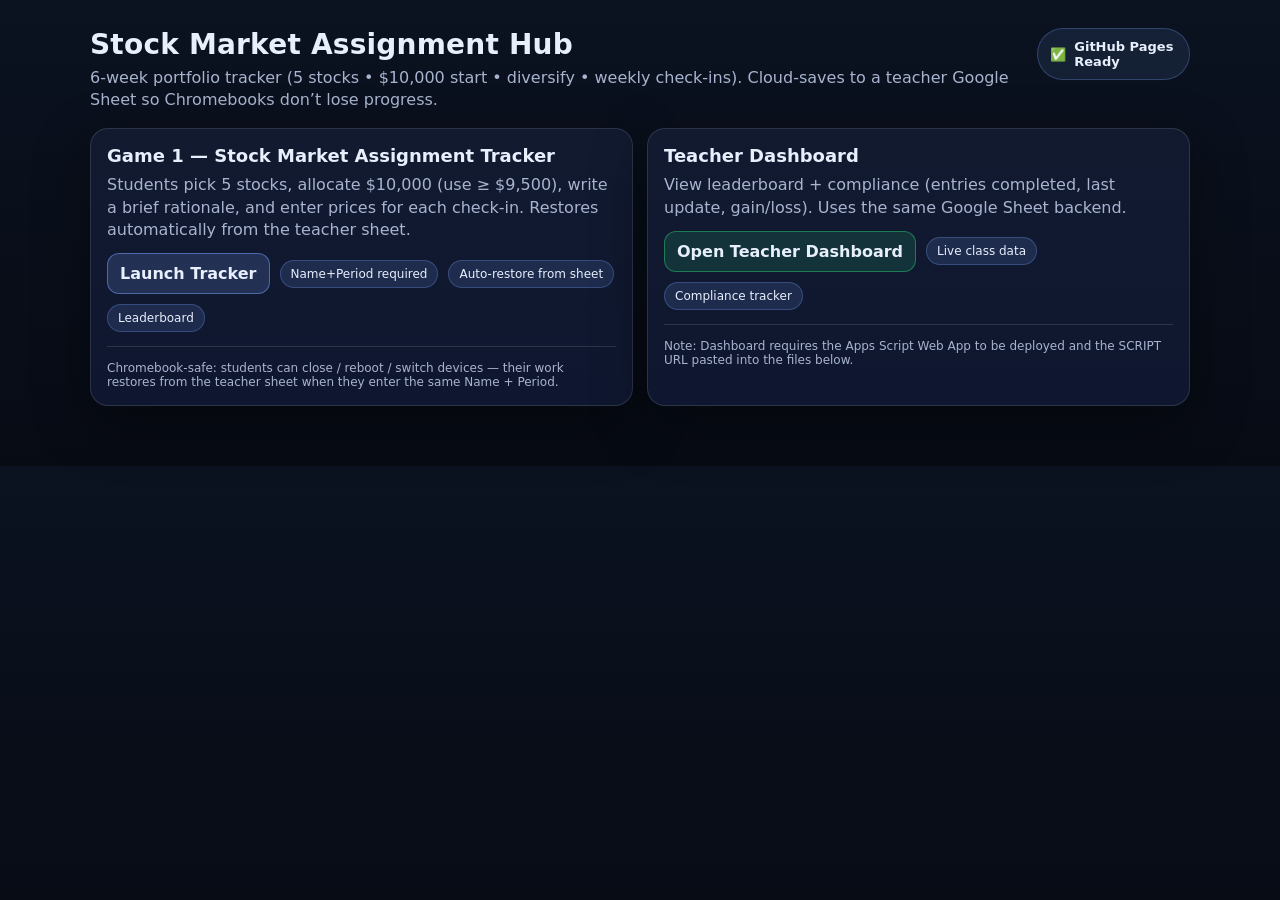
<file: index.html>
<!doctype html>
<html lang="en">
<head>
  <meta charset="utf-8"/>
  <meta name="viewport" content="width=device-width,initial-scale=1"/>
  <title>Stock Market Assignment Hub</title>
  <link rel="stylesheet" href="styles.css"/>
</head>
<body>
  <div class="wrap">
    <div class="header">
      <div class="title">
        <h1>Stock Market Assignment Hub</h1>
        <p>
          6-week portfolio tracker (5 stocks • $10,000 start • diversify • weekly check-ins).
          Cloud-saves to a teacher Google Sheet so Chromebooks don’t lose progress.
        </p>
      </div>
      <div class="badge">
        <span>✅</span>
        <span><strong>GitHub Pages Ready</strong></span>
      </div>
    </div>

    <div class="grid">
      <div class="card">
        <h2>Game 1 — Stock Market Assignment Tracker</h2>
        <p>
          Students pick 5 stocks, allocate $10,000 (use ≥ $9,500), write a brief rationale,
          and enter prices for each check-in. Restores automatically from the teacher sheet.
        </p>
        <div class="row">
          <a class="btn primary" href="games/stock-market-assignment.html">Launch Tracker</a>
          <span class="chip">Name+Period required</span>
          <span class="chip">Auto-restore from sheet</span>
          <span class="chip">Leaderboard</span>
        </div>
        <div class="hr"></div>
        <div class="small">
          Chromebook-safe: students can close / reboot / switch devices — their work restores from the teacher sheet
          when they enter the same Name + Period.
        </div>
      </div>

      <div class="card">
        <h2>Teacher Dashboard</h2>
        <p>
          View leaderboard + compliance (entries completed, last update, gain/loss). Uses the same Google Sheet backend.
        </p>
        <div class="row">
          <a class="btn good" href="teacher-dashboard.html">Open Teacher Dashboard</a>
          <span class="chip">Live class data</span>
          <span class="chip">Compliance tracker</span>
        </div>
        <div class="hr"></div>
        <div class="small">
          Note: Dashboard requires the Apps Script Web App to be deployed and the SCRIPT URL pasted into the files below.
        </div>
      </div>
    </div>
  </div>
</body>
</html>
</file>
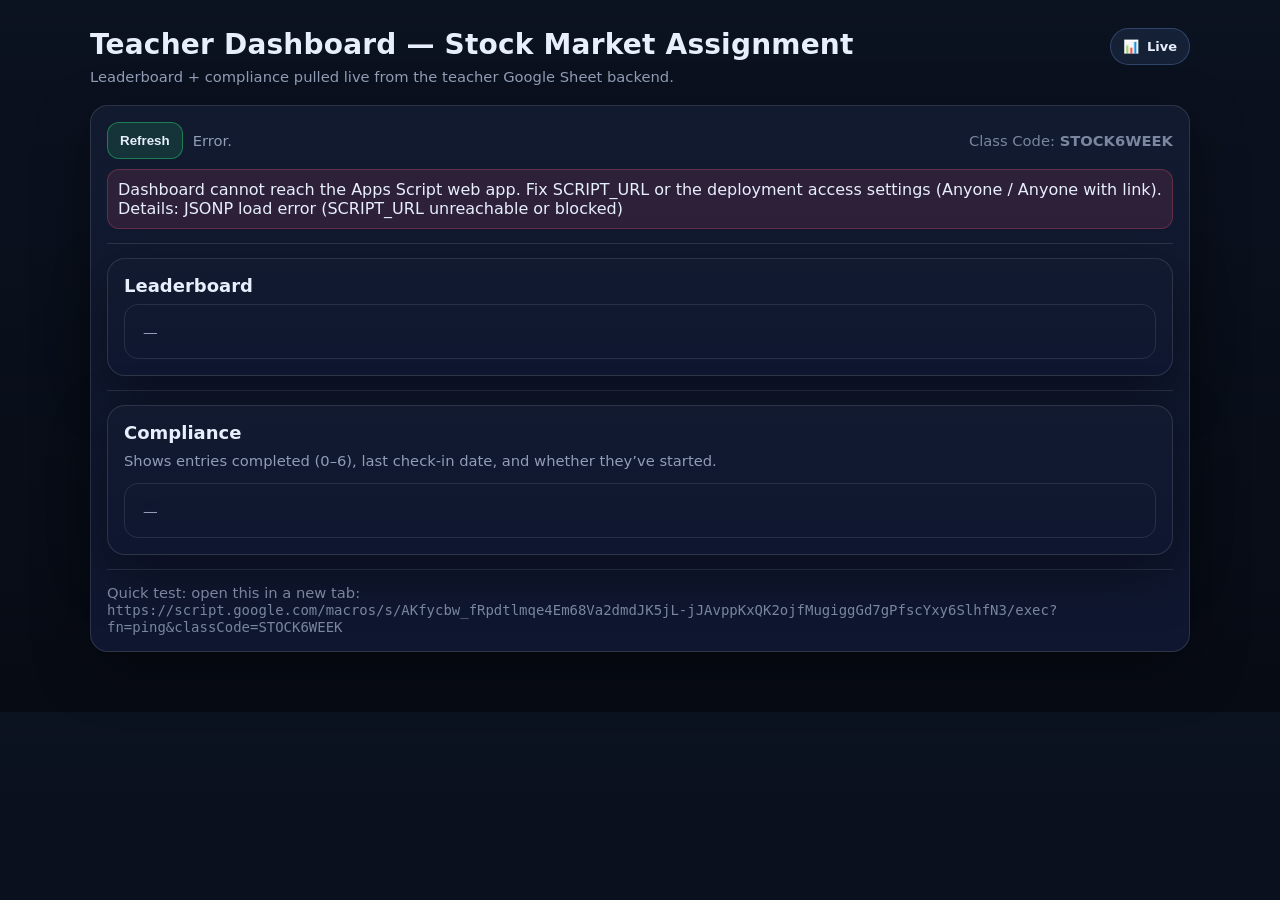
<file: teacher-dashboard.html>
<!doctype html>
<html lang="en">
<head>
  <meta charset="utf-8"/>
  <meta name="viewport" content="width=device-width,initial-scale=1"/>
  <title>Teacher Dashboard — Stock Market Assignment</title>
  <link rel="stylesheet" href="./styles.css"/>
  <style>
    .msg{display:none;padding:10px;border-radius:12px;margin-top:10px}
    .msg.show{display:block}
    .msg.good{background:rgba(43,213,118,.12);border:1px solid rgba(43,213,118,.25)}
    .msg.bad{background:rgba(255,92,122,.12);border:1px solid rgba(255,92,122,.25)}
    .msg.warn{background:rgba(255,209,102,.12);border:1px solid rgba(255,209,102,.25)}
    table{width:100%;border-collapse:collapse}
    th,td{padding:10px;border-bottom:1px solid rgba(255,255,255,.08);vertical-align:top}
    .tableWrap{overflow:auto;border:1px solid rgba(255,255,255,.10);border-radius:14px}
    .small{opacity:.85;font-size:.92rem}
    .muted{opacity:.7}
    .row{display:flex;gap:10px;align-items:center;flex-wrap:wrap}
    code{font-family:ui-monospace,Menlo,Consolas,monospace;font-size:.95em}
  </style>
</head>
<body>
<div class="wrap">
  <div class="header">
    <div class="title">
      <h1>Teacher Dashboard — Stock Market Assignment</h1>
      <p class="small">Leaderboard + compliance pulled live from the teacher Google Sheet backend.</p>
    </div>
    <div class="badge"><span>📊</span><span><strong>Live</strong></span></div>
  </div>

  <div class="panel">
    <div class="row" style="justify-content:space-between">
      <div class="row">
        <button class="btn good" id="refreshBtn" type="button">Refresh</button>
        <span class="small" id="status">—</span>
      </div>
      <div class="small muted">Class Code: <strong id="ccLabel">—</strong></div>
    </div>

    <div id="topMsg" class="msg"></div>

    <div class="hr"></div>

    <div class="grid">
      <div class="card" style="grid-column:span 12">
        <h2>Leaderboard</h2>
        <div id="leaderWrap" class="tableWrap"></div>
      </div>
    </div>

    <div class="hr"></div>

    <div class="grid">
      <div class="card" style="grid-column:span 12">
        <h2>Compliance</h2>
        <p class="small">Shows entries completed (0–6), last check-in date, and whether they’ve started.</p>
        <div id="compWrap" class="tableWrap"></div>
      </div>
    </div>

    <div class="hr"></div>

    <div class="small muted">
      Quick test: open this in a new tab:<br/>
      <code id="pingUrl">—</code>
    </div>
  </div>
</div>

<script>
(() => {
  /* ===========================
     CONFIG — EDIT THESE 2 LINES
     =========================== */
  const SCRIPT_URL = "https://script.google.com/macros/s/AKfycbw_fRpdtlmqe4Em68Va2dmdJK5jL-jJAvppKxQK2ojfMugiggGd7gPfscYxy6SlhfN3/exec";
  const CLASS_CODE = "STOCK6WEEK";

  /* ===========================
     JSONP helper (no CORS needed)
     =========================== */
  function jsonp(fn, params = {}){
    return new Promise((resolve) => {
      const cbName = "cb_" + Math.random().toString(36).slice(2);
      const q = new URLSearchParams({
        fn,
        classCode: CLASS_CODE,
        callback: cbName,
        _: Date.now(),
        ...params
      });

      let script;
      window[cbName] = (data) => {
        try { resolve(data); }
        finally {
          try { delete window[cbName]; } catch(e){}
          try { script && script.remove(); } catch(e){}
        }
      };

      script = document.createElement("script");
      script.src = `${SCRIPT_URL}?${q.toString()}`;
      script.onerror = () => {
        resolve({ ok:false, error:"JSONP load error (SCRIPT_URL unreachable or blocked)" });
        try { delete window[cbName]; } catch(e){}
        try { script.remove(); } catch(e){}
      };
      document.body.appendChild(script);
    });
  }

  const $ = (id) => document.getElementById(id);
  const fmtMoney = (n) => Number(n || 0).toLocaleString(undefined, { style:"currency", currency:"USD", maximumFractionDigits:2 });
  const esc = (s) => (s ?? "").toString()
    .replaceAll("&","&amp;").replaceAll("<","&lt;").replaceAll(">","&gt;")
    .replaceAll('"',"&quot;").replaceAll("'","&#039;");

  $("ccLabel").textContent = CLASS_CODE;
  const ping = `${SCRIPT_URL}?fn=ping&classCode=${encodeURIComponent(CLASS_CODE)}`;
  $("pingUrl").textContent = ping;

  function setMsg(type, text){
    const el = $("topMsg");
    el.className = `msg show ${type}`;
    el.textContent = text;
  }
  function clearMsg(){
    const el = $("topMsg");
    el.className = "msg";
    el.textContent = "";
  }

  function renderLeaderboard(list){
    const el = $("leaderWrap");
    if(!Array.isArray(list) || list.length === 0){
      el.innerHTML = `<div class="small" style="padding:12px">No leaderboard data yet.</div>`;
      return;
    }
    const rows = list.map((s,i)=>`
      <tr>
        <td><strong>#${i+1}</strong></td>
        <td><strong>${esc(s.name)}</strong></td>
        <td>${esc(s.period || "")}</td>
        <td>${String(s.entriesCount || 0)}</td>
        <td>${esc(s.lastEntryDate || "—")}</td>
        <td><strong>${(typeof s.lastValue==="number") ? fmtMoney(s.lastValue) : "—"}</strong></td>
        <td>${(typeof s.gain==="number") ? fmtMoney(s.gain) : "—"}</td>
      </tr>
    `).join("");

    el.innerHTML = `
      <table>
        <thead>
          <tr>
            <th>Rank</th><th>Student</th><th>Period</th><th>Entries</th>
            <th>Last Date</th><th>Value</th><th>Gain/Loss</th>
          </tr>
        </thead>
        <tbody>${rows}</tbody>
      </table>
    `;
  }

  function renderCompliance(list){
    const el = $("compWrap");
    if(!Array.isArray(list) || list.length === 0){
      el.innerHTML = `<div class="small" style="padding:12px">No compliance data yet.</div>`;
      return;
    }

    // Sort by period then name (nice for teachers)
    const sorted = [...list].sort((a,b)=>{
      const pa = (a.period||"").toString();
      const pb = (b.period||"").toString();
      if(pa !== pb) return pa.localeCompare(pb, undefined, {numeric:true});
      return (a.name||"").toString().localeCompare((b.name||"").toString());
    });

    const rows = sorted.map(s=>`
      <tr>
        <td><strong>${esc(s.name)}</strong></td>
        <td>${esc(s.period || "")}</td>
        <td><strong>${String(s.entriesCount || 0)}</strong></td>
        <td>${esc(s.lastEntryDate || "—")}</td>
        <td>${esc(s.startedAtLocal || "—")}</td>
      </tr>
    `).join("");

    el.innerHTML = `
      <table>
        <thead>
          <tr>
            <th>Student</th><th>Period</th><th>Entries</th><th>Last Check-In</th><th>Started</th>
          </tr>
        </thead>
        <tbody>${rows}</tbody>
      </table>
    `;
  }

  async function refresh(){
    clearMsg();
    $("status").textContent = "Loading…";

    // 1) Ping first (best error message)
    const pingRes = await jsonp("ping");
    if(!pingRes || !pingRes.ok){
      $("status").textContent = "Error.";
      setMsg("bad",
        "Dashboard cannot reach the Apps Script web app. " +
        "Fix SCRIPT_URL or the deployment access settings (Anyone / Anyone with link). " +
        `Details: ${pingRes?.error || "no response"}`
      );
      $("leaderWrap").innerHTML = `<div class="small" style="padding:12px">—</div>`;
      $("compWrap").innerHTML = `<div class="small" style="padding:12px">—</div>`;
      return;
    }

    // 2) Load leaderboard + compliance
    const [lb, comp] = await Promise.all([
      jsonp("leaderboard"),
      jsonp("compliance")
    ]);

    if(!lb?.ok){
      setMsg("warn", `Leaderboard failed. ${lb?.error || "Unknown error"}`);
    }
    if(!comp?.ok){
      setMsg("warn", `Compliance failed. ${comp?.error || "Unknown error"}`);
    }

    renderLeaderboard(lb?.ok ? (lb.data || []) : []);
    renderCompliance(comp?.ok ? (comp.data || []) : []);

    $("status").textContent = `Updated: ${new Date().toLocaleString()}`;

    if(lb?.ok && comp?.ok){
      setMsg("good", "Connected ✅ Data loaded from teacher sheet.");
      setTimeout(clearMsg, 1600);
    }
  }

  $("refreshBtn").addEventListener("click", refresh);
  refresh();
})();
</script>
</body>
</html>
</file>
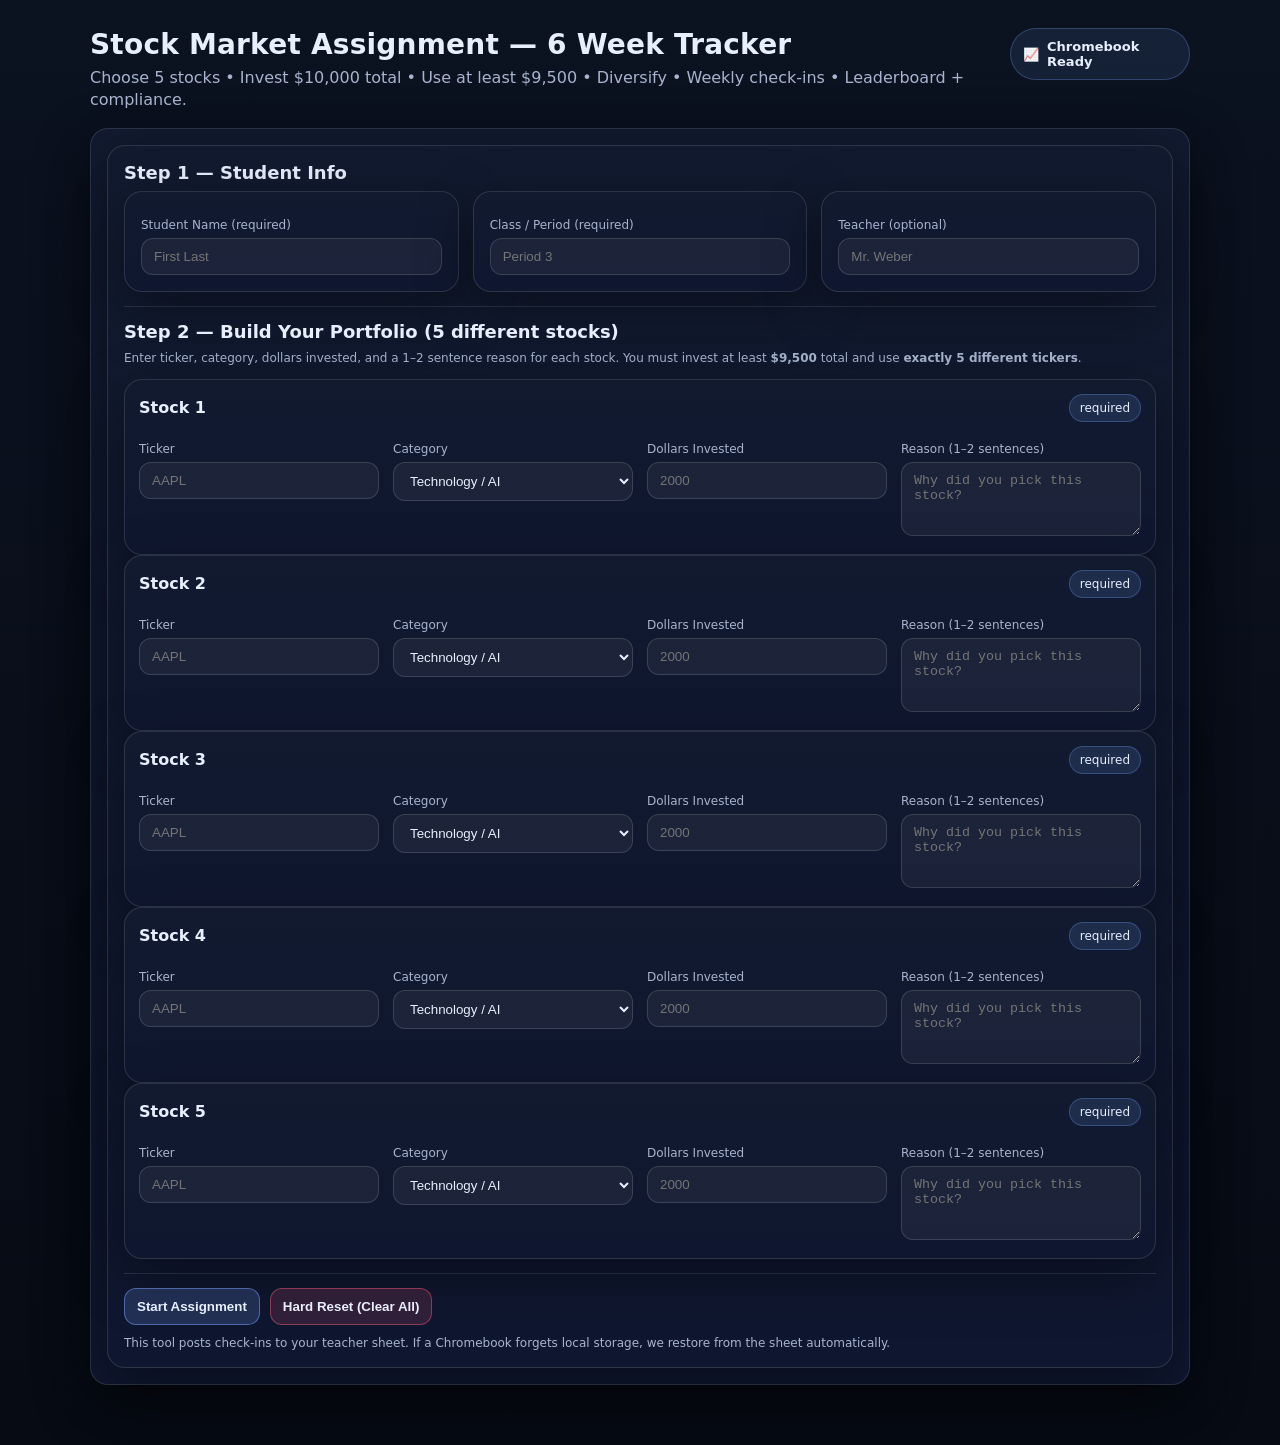
<file: games/stock-market-assignment.html>
<!doctype html>
<html lang="en">
<head>
  <meta charset="utf-8"/>
  <meta name="viewport" content="width=device-width,initial-scale=1"/>
  <title>Stock Market Assignment — 6 Week Tracker</title>
  <link rel="stylesheet" href="../styles.css"/>
  <style>
    .msg{display:none;padding:10px;border-radius:12px;margin-top:10px}
    .msg.show{display:block}
    .msg.good{background:rgba(43,213,118,.12);border:1px solid rgba(43,213,118,.25)}
    .msg.bad{background:rgba(255,92,122,.12);border:1px solid rgba(255,92,122,.25)}
    .msg.warn{background:rgba(255,209,102,.12);border:1px solid rgba(255,209,102,.25)}
    table{width:100%;border-collapse:collapse}
    th,td{padding:10px;border-bottom:1px solid rgba(255,255,255,.08);vertical-align:top}
    .tableWrap{overflow:auto;border:1px solid rgba(255,255,255,.10);border-radius:14px}
    .ticket{white-space:pre-wrap;font-family:ui-monospace,Menlo,Consolas,monospace}
  </style>
</head>
<body>
<div class="wrap">
  <div class="header">
    <div class="title">
      <h1>Stock Market Assignment — 6 Week Tracker</h1>
      <p>Choose 5 stocks • Invest $10,000 total • Use at least $9,500 • Diversify • Weekly check-ins • Leaderboard + compliance.</p>
    </div>
    <div class="badge"><span>📈</span><span><strong>Chromebook Ready</strong></span></div>
  </div>

  <!-- START PANEL -->
  <div id="startPanel" class="panel">
    <div class="grid">
      <div class="card" style="grid-column:span 12">
        <h2>Step 1 — Student Info</h2>

        <div class="grid">
          <div class="card" style="grid-column:span 4">
            <label for="studentName">Student Name (required)</label>
            <input id="studentName" placeholder="First Last"/>
          </div>
          <div class="card" style="grid-column:span 4">
            <label for="classPeriod">Class / Period (required)</label>
            <input id="classPeriod" placeholder="Period 3"/>
          </div>
          <div class="card" style="grid-column:span 4">
            <label for="teacherName">Teacher (optional)</label>
            <input id="teacherName" placeholder="Mr. Weber"/>
          </div>
        </div>

        <div class="hr"></div>

        <h2>Step 2 — Build Your Portfolio (5 different stocks)</h2>
        <p class="small">
          Enter ticker, category, dollars invested, and a 1–2 sentence reason for each stock.
          You must invest at least <strong>$9,500</strong> total and use <strong>exactly 5 different tickers</strong>.
        </p>

        <div id="portfolioInputs"></div>

        <div class="hr"></div>

        <div class="row">
          <button class="btn primary" id="startBtn" type="button">Start Assignment</button>
          <button class="btn bad" id="wipeBtn" type="button">Hard Reset (Clear All)</button>
          <span class="small" id="savedIndicator"></span>
        </div>

        <div id="startMsg" class="msg"></div>

        <div class="footerNote">
          This tool posts check-ins to your teacher sheet. If a Chromebook forgets local storage, we restore from the sheet automatically.
        </div>
      </div>
    </div>
  </div>

  <!-- MAIN PANEL -->
  <div id="mainPanel" class="panel" style="display:none">
    <div class="kpi">
      <div class="box"><div class="v" id="kpiName">—</div><div class="k">Student</div></div>
      <div class="box"><div class="v" id="kpiStart">—</div><div class="k">Assignment Started</div></div>
      <div class="box"><div class="v" id="kpiInvested">—</div><div class="k">Total Invested</div></div>
      <div class="box"><div class="v" id="kpiCurrent">—</div><div class="k">Current Portfolio Value</div></div>
    </div>

    <div class="hr"></div>

    <div class="grid">
      <div class="card" style="grid-column:span 12">
        <h2>Class Leaderboard (Live)</h2>
        <div id="leaderboardTable" class="tableWrap"></div>
        <div class="row" style="margin-top:10px">
          <button class="btn small" id="refreshBoardBtn" type="button">Refresh</button>
          <span class="small" id="boardStatus">—</span>
        </div>
      </div>
    </div>

    <div class="hr"></div>

    <div class="grid">
      <div class="card" style="grid-column:span 7">
        <h2>Portfolio (Locked)</h2>
        <div id="portfolioSummary"></div>
        <div class="small">If you made a mistake, use Restart and re-enter Step 1–2.</div>
      </div>

      <div class="card" style="grid-column:span 5">
        <h2>Check-In Entry</h2>

        <label for="checkinDate">Check-In Date</label>
        <input id="checkinDate" type="date"/>

        <div id="priceInputs"></div>

        <div class="row" style="margin-top:12px">
          <button class="btn good" id="saveEntryBtn" type="button">Save Check-In</button>
          <button class="btn" id="switchStudentBtn" type="button">Switch Student</button>
          <button class="btn" id="restartBtn" type="button">Restart Assignment</button>
        </div>

        <div id="entryMsg" class="msg"></div>

        <div class="footerNote">Requirement: Full credit with <strong>6 total entries</strong> by the end.</div>
      </div>
    </div>

    <div class="hr"></div>

    <div class="grid">
      <div class="card" style="grid-column:span 12">
        <h2>Entry Log</h2>
        <div id="logTable"></div>

        <div class="hr"></div>

        <div class="row">
          <button class="btn primary" id="makeTicketBtn" type="button">Generate Submit Ticket</button>
          <button class="btn" id="copyTicketBtn" type="button">Copy Ticket Text</button>
        </div>

        <div id="ticketWrap" style="margin-top:12px; display:none">
          <div class="ticket" id="ticketBox"></div>
          <div class="footerNote">Turn in by screenshot OR paste copied text.</div>
        </div>
      </div>
    </div>
  </div>
</div>

<script>
(() => {
  /* ===========================
     CONFIG — SET ONCE
     =========================== */
  const SCRIPT_URL = "https://script.google.com/macros/s/AKfycbw_fRpdtlmqe4Em68Va2dmdJK5jL-jJAvppKxQK2ojfMugiggGd7gPfscYxy6SlhfN3/exec";
  const CLASS_CODE = "STOCK6WEEK";

  /* ===========================
     JSONP (NO CORS) — GET READ ONLY
     (leaderboard, compliance, student, ping)
     =========================== */
  function jsonp(fn, params = {}){
    return new Promise((resolve) => {
      const cbName = "cb_" + Math.random().toString(36).slice(2);
      const q = new URLSearchParams({
        fn,
        classCode: CLASS_CODE,
        callback: cbName,
        _: Date.now(),
        ...params
      });

      window[cbName] = (data) => {
        try { resolve(data); }
        finally {
          delete window[cbName];
          script.remove();
        }
      };

      const script = document.createElement("script");
      script.src = `${SCRIPT_URL}?${q.toString()}`;
      script.onerror = () => {
        resolve({ ok:false, error:"JSONP load error" });
        try { delete window[cbName]; } catch(e){}
        script.remove();
      };
      document.body.appendChild(script);
    });
  }

  /* ===========================
     POST WRITE — for fn=log
     (fixes Unknown fn (GET) + avoids URL-length limits)
     =========================== */
  async function postLog(payload){
    try{
      const body = new URLSearchParams({
        fn: "log",
        classCode: CLASS_CODE,
        payload: JSON.stringify(payload)
      });

      // no-cors means we cannot read response, but the POST will still go through
      await fetch(SCRIPT_URL, {
        method: "POST",
        mode: "no-cors",
        headers: { "Content-Type": "application/x-www-form-urlencoded;charset=UTF-8" },
        body
      });

      return { ok:true };
    }catch(err){
      return { ok:false, error: String(err && err.message ? err.message : err) };
    }
  }

  /* ===========================
     STORAGE + HELPERS
     =========================== */
  const STORAGE_KEY = "stock_assignment_v3";
  const $ = (id) => document.getElementById(id);
  const fmtMoney = (n) => Number(n || 0).toLocaleString(undefined, { style:"currency", currency:"USD", maximumFractionDigits:2 });
  function deepClone(o){ return JSON.parse(JSON.stringify(o)); }

  function nowStamp(){
    const d = new Date();
    const date = d.toLocaleDateString(undefined, { year:"numeric", month:"2-digit", day:"2-digit" });
    const time = d.toLocaleTimeString(undefined, { hour:"2-digit", minute:"2-digit", second:"2-digit" });
    return { iso: d.toISOString(), local: `${date} ${time}`, date, time };
  }
  function todayISODate(){
    const d = new Date();
    const yyyy = d.getFullYear();
    const mm = String(d.getMonth()+1).padStart(2,"0");
    const dd = String(d.getDate()).padStart(2,"0");
    return `${yyyy}-${mm}-${dd}`;
  }
  function studentKeyFrom(name, period){
    return `${name}`.trim().toLowerCase() + " | " + `${period}`.trim().toLowerCase();
  }
  function escapeHtml(s){
    return (s ?? "").toString()
      .replaceAll("&","&amp;")
      .replaceAll("<","&lt;")
      .replaceAll(">","&gt;")
      .replaceAll('"',"&quot;")
      .replaceAll("'","&#039;");
  }

  const categories = [
    "Technology / AI", "Finance / Banking", "Healthcare / Pharma", "Energy", "Consumer / Retail",
    "Industrial", "Transportation", "Entertainment / Media", "Food / Beverage", "Telecom",
    "Real Estate", "Utilities", "Automotive", "Other"
  ];

  const defaultData = {
    student: { name:"", classPeriod:"", teacher:"" },
    studentKey: "",
    startedAt: null,
    portfolio: [],
    entries: []
  };

  let data = load();

  function load(){
    try{
      const raw = localStorage.getItem(STORAGE_KEY);
      if(!raw) return deepClone(defaultData);
      const parsed = JSON.parse(raw);
      return { ...deepClone(defaultData), ...parsed };
    }catch(e){ return deepClone(defaultData); }
  }
  function save(){
    try{ localStorage.setItem(STORAGE_KEY, JSON.stringify(data)); }catch(e){}
    const s = $("savedIndicator");
    if(s){
      s.textContent = "Saved ✅";
      setTimeout(() => (s.textContent = ""), 900);
    }
  }

  /* ===========================
     RESTORE FROM SHEET (Chromebook-safe)
     =========================== */
  async function restoreFromSheetIfPossible(){
    const name = ($("studentName").value || "").trim();
    const period = ($("classPeriod").value || "").trim();
    if(!name || !period) return;

    const studentKey = studentKeyFrom(name, period);
    const res = await jsonp("student", { studentKey });

    if(res && res.ok && res.found){
      data.student = { name, classPeriod: period, teacher: ($("teacherName").value||"").trim() };
      data.studentKey = studentKey;
      data.startedAt = res.startedAt || null;
      data.portfolio = Array.isArray(res.portfolio) ? res.portfolio : [];
      data.entries = Array.isArray(res.entries) ? res.entries : [];
      save();

      const msg = $("startMsg");
      msg.className = "msg show good";
      msg.textContent = "Restored from teacher sheet ✅ You can continue without re-entering everything.";
      if(data.startedAt && data.portfolio.length === 5) lockStartAndShowMain();
    }
  }

  /* ===========================
     UI RENDER
     =========================== */
  function renderPortfolioInputs(){
    const wrap = $("portfolioInputs");
    wrap.innerHTML = "";
    for(let i=0;i<5;i++){
      const row = document.createElement("div");
      row.className = "grid";
      row.innerHTML = `
        <div class="card" style="grid-column:span 12; padding:14px">
          <div class="row" style="justify-content:space-between">
            <div><strong>Stock ${i+1}</strong></div>
            <span class="chip">required</span>
          </div>
          <div class="grid" style="margin-top:10px">
            <div class="card" style="grid-column:span 3; padding:0; background:none; border:none; box-shadow:none">
              <label>Ticker</label>
              <input id="t_${i}" placeholder="AAPL" maxlength="10"/>
            </div>
            <div class="card" style="grid-column:span 3; padding:0; background:none; border:none; box-shadow:none">
              <label>Category</label>
              <select id="c_${i}">
                ${categories.map(c => `<option value="${c}">${c}</option>`).join("")}
              </select>
            </div>
            <div class="card" style="grid-column:span 3; padding:0; background:none; border:none; box-shadow:none">
              <label>Dollars Invested</label>
              <input id="d_${i}" type="number" min="0" step="0.01" placeholder="2000"/>
            </div>
            <div class="card" style="grid-column:span 3; padding:0; background:none; border:none; box-shadow:none">
              <label>Reason (1–2 sentences)</label>
              <textarea id="r_${i}" placeholder="Why did you pick this stock?"></textarea>
            </div>
          </div>
        </div>
      `;
      wrap.appendChild(row);
    }

    if(Array.isArray(data.portfolio) && data.portfolio.length){
      data.portfolio.forEach((p,i)=>{
        if(!$(`t_${i}`)) return;
        $(`t_${i}`).value = p.ticker || "";
        $(`c_${i}`).value = p.category || categories[0];
        $(`d_${i}`).value = (p.dollars ?? "");
        $(`r_${i}`).value = p.reason || "";
      });
    }
  }

  function getTotalInvested(){
    return (data.portfolio || []).reduce((s,p)=>s+Number(p.dollars||0),0);
  }

  function validateStart(){
    const msg = $("startMsg");
    msg.className = "msg show warn";
    msg.textContent = "";

    const name = $("studentName").value.trim();
    const period = $("classPeriod").value.trim();
    if(!name){
      msg.className = "msg show bad";
      msg.textContent = "Name is required to start.";
      return null;
    }
    if(!period){
      msg.className = "msg show bad";
      msg.textContent = "Class/Period is required to start.";
      return null;
    }

    const portfolio = [];
    for(let i=0;i<5;i++){
      const ticker = ($(`t_${i}`).value || "").trim().toUpperCase();
      const category = $(`c_${i}`).value;
      const dollars = Number($(`d_${i}`).value);
      const reason = ($(`r_${i}`).value || "").trim();
      if(!ticker || !category || !Number.isFinite(dollars) || dollars <= 0 || !reason){
        msg.className = "msg show bad";
        msg.textContent = "All 5 stocks must have: ticker, category, dollars invested (>0), and a brief reason.";
        return null;
      }
      portfolio.push({ ticker, category, dollars, reason });
    }

    if(new Set(portfolio.map(p=>p.ticker)).size !== 5){
      msg.className = "msg show bad";
      msg.textContent = "You must choose 5 DIFFERENT tickers (no duplicates).";
      return null;
    }

    const total = portfolio.reduce((s,p)=>s+p.dollars,0);
    if(total > 10000.0001){
      msg.className = "msg show bad";
      msg.textContent = `You invested ${fmtMoney(total)}. You only have $10,000.`;
      return null;
    }
    if(total < 9500){
      msg.className = "msg show bad";
      msg.textContent = `You invested ${fmtMoney(total)}. You must invest at least $9,500.`;
      return null;
    }

    msg.className = "msg show good";
    msg.textContent = "Looks good. Click Start Assignment.";
    return {
      student: { name, classPeriod: period, teacher: ($("teacherName").value||"").trim() },
      portfolio
    };
  }

  function renderPortfolioSummary(){
    const el = $("portfolioSummary");
    const total = getTotalInvested();
    const rows = (data.portfolio || []).map(p => `
      <tr>
        <td><strong>${p.ticker}</strong><div class="small">${escapeHtml(p.category)}</div></td>
        <td>${fmtMoney(p.dollars)}</td>
        <td class="small">${escapeHtml(p.reason)}</td>
      </tr>
    `).join("");

    el.innerHTML = `
      <div class="tableWrap">
        <table>
          <thead><tr><th>Stock</th><th>Invested</th><th>Reason</th></tr></thead>
          <tbody>${rows}</tbody>
          <tfoot><tr><td><strong>Total</strong></td><td><strong>${fmtMoney(total)}</strong></td><td></td></tr></tfoot>
        </table>
      </div>
    `;
  }

  function renderPriceInputs(){
    const wrap = $("priceInputs");
    wrap.innerHTML = "";
    (data.portfolio || []).forEach(p=>{
      const t = p.ticker;
      const div = document.createElement("div");
      div.innerHTML = `
        <label>${t} — Current Price (USD)</label>
        <input type="number" step="0.01" min="0" id="p_${t}" placeholder="Enter today’s price"/>
      `;
      wrap.appendChild(div);
    });
    $("checkinDate").value = todayISODate();
  }

  function computeValueFromPrices(prices){
    const base = data.entries[0]?.prices;
    if(!base) return { value: null, gain: null };

    let value = 0;
    for(const p of (data.portfolio || [])){
      const t = p.ticker;
      const basePrice = Number(base[t]);
      const curPrice = Number(prices[t]);
      if(!(basePrice > 0) || !(curPrice > 0)) return { value: null, gain: null };
      value += Number(p.dollars) * (curPrice / basePrice);
    }
    const invested = getTotalInvested();
    return { value, gain: value - invested };
  }

  function renderLog(){
    const el = $("logTable");
    if(!data.entries.length){
      el.innerHTML = `<div class="small">No entries saved yet. Your first entry becomes your baseline.</div>`;
      return;
    }
    const tickers = (data.portfolio || []).map(p=>p.ticker);

    const head = `
      <thead>
        <tr>
          <th>Date</th><th>Saved Time</th>
          ${tickers.map(t=>`<th>${t}</th>`).join("")}
          <th>Portfolio Value</th><th>Gain/Loss</th>
        </tr>
      </thead>
    `;

    const body = data.entries.map(e=>{
      const valueStr = (e.value==null) ? "—" : fmtMoney(e.value);
      const gainStr = (e.gain==null) ? "—" : fmtMoney(e.gain);
      return `
        <tr>
          <td><strong>${e.dateISO}</strong></td>
          <td class="small">${e.savedAt?.local || ""}</td>
          ${tickers.map(t=>`<td>${Number(e.prices[t]).toFixed(2)}</td>`).join("")}
          <td><strong>${valueStr}</strong></td>
          <td>${gainStr}</td>
        </tr>
      `;
    }).join("");

    el.innerHTML = `<div class="tableWrap"><table>${head}<tbody>${body}</tbody></table></div>`;
  }

  function updateCurrentKPI(){
    const last = data.entries.length ? data.entries[data.entries.length-1] : null;
    $("kpiCurrent").textContent = (last && last.value!=null) ? fmtMoney(last.value) : "—";
  }

  function lockStartAndShowMain(){
    $("startPanel").style.display = "none";
    $("mainPanel").style.display = "block";

    $("kpiName").textContent = data.student.name || "—";
    $("kpiStart").textContent = data.startedAt ? data.startedAt.local : "—";
    $("kpiInvested").textContent = fmtMoney(getTotalInvested());

    renderPortfolioSummary();
    renderPriceInputs();
    renderLog();
    updateCurrentKPI();
    refreshLeaderboard();
  }

  function restartAssignment(){
    try{ localStorage.removeItem(STORAGE_KEY); }catch(e){}
    data = deepClone(defaultData);
    location.reload();
  }

  /* ===========================
     LEADERBOARD
     =========================== */
  function setBoardStatus(t){ $("boardStatus").textContent = t; }

  async function refreshLeaderboard(){
    setBoardStatus("Loading…");
    const res = await jsonp("leaderboard");
    if(!res.ok){
      setBoardStatus("Error loading leaderboard.");
      $("leaderboardTable").innerHTML = `<div class="small">Could not load leaderboard. (${escapeHtml(res.error||"")})</div>`;
      return;
    }
    setBoardStatus(`Updated: ${new Date().toLocaleTimeString()}`);
    renderLeaderboardTable(res.data || []);
  }

  function renderLeaderboardTable(list){
    const el = $("leaderboardTable");
    if(!Array.isArray(list) || list.length === 0){
      el.innerHTML = `<div class="small">No data yet.</div>`;
      return;
    }
    const rows = list.map((s,i)=>`
      <tr>
        <td><strong>#${i+1}</strong></td>
        <td><strong>${escapeHtml(s.name)}</strong></td>
        <td>${escapeHtml(s.period || "")}</td>
        <td>${String(s.entriesCount || 0)}</td>
        <td>${escapeHtml(s.lastEntryDate || "—")}</td>
        <td><strong>${(typeof s.lastValue==="number") ? fmtMoney(s.lastValue) : "—"}</strong></td>
        <td>${(typeof s.gain==="number") ? fmtMoney(s.gain) : "—"}</td>
      </tr>
    `).join("");

    el.innerHTML = `
      <table>
        <thead>
          <tr><th>Rank</th><th>Student</th><th>Period</th><th>Entries</th><th>Last Date</th><th>Value</th><th>Gain/Loss</th></tr>
        </thead>
        <tbody>${rows}</tbody>
      </table>
    `;
  }

  /* ===========================
     SAVE ENTRY (POST WRITE)
     =========================== */
  async function saveEntry(){
    const msg = $("entryMsg");
    msg.className = "msg show warn";
    msg.textContent = "";

    const dateISO = $("checkinDate").value;
    if(!dateISO){
      msg.className = "msg show bad";
      msg.textContent = "Check-in date is required.";
      return;
    }

    const prices = {};
    for(const p of (data.portfolio || [])){
      const t = p.ticker;
      const v = Number($(`p_${t}`).value);
      if(!Number.isFinite(v) || v <= 0){
        msg.className = "msg show bad";
        msg.textContent = `Enter a valid price for ${t}.`;
        return;
      }
      prices[t] = v;
    }

    if(data.entries.findIndex(e => e.dateISO === dateISO) !== -1){
      msg.className = "msg show bad";
      msg.textContent = "You already saved an entry for this date.";
      return;
    }

    const savedAt = nowStamp();
    let value = null, gain = null;

    if(data.entries.length === 0){
      value = getTotalInvested();
      gain = 0;
    } else {
      const calc = computeValueFromPrices(prices);
      value = calc.value;
      gain = calc.gain;
    }

    data.entries.push({ dateISO, savedAt, prices, value, gain });
    data.entries.sort((a,b)=>a.dateISO.localeCompare(b.dateISO));
    save();

    const payload = {
      classCode: CLASS_CODE,
      type: "ENTRY",
      studentKey: data.studentKey,
      student: data.student,
      startedAt: data.startedAt,
      portfolio: data.portfolio,
      totalInvested: getTotalInvested(),
      entry: { dateISO, savedAt, prices, value, gain, entriesCount: data.entries.length }
    };

    // POST write (this fixes Unknown fn GET)
    const postRes = await postLog(payload);

    if(postRes.ok){
      msg.className = "msg show good";
      msg.textContent = `Saved ✅ (${dateISO}) and posted to teacher sheet. Refreshing leaderboard…`;
      // give Apps Script a second to write + rebuild sheets
      setTimeout(refreshLeaderboard, 1200);
    } else {
      msg.className = "msg show warn";
      msg.textContent = `Saved locally ✅ but could NOT post. (${postRes.error || "unknown"})`;
    }

    for(const p of (data.portfolio || [])){
      $(`p_${p.ticker}`).value = "";
    }

    renderLog();
    updateCurrentKPI();
  }

  /* ===========================
     TICKET
     =========================== */
  function buildTicket(){
    const tWrap = $("ticketWrap");
    const tBox = $("ticketBox");

    const started = data.startedAt ? data.startedAt.local : "—";
    const invested = fmtMoney(getTotalInvested());
    const entriesCount = data.entries.length;
    const last = entriesCount ? data.entries[entriesCount-1] : null;

    const currentValue = last?.value==null ? "—" : fmtMoney(last.value);
    const gain = last?.gain==null ? "—" : fmtMoney(last.gain);

    const tickers = (data.portfolio || []).map(p=>p.ticker).join(", ");
    const cats = Array.from(new Set((data.portfolio || []).map(p=>p.category))).join(" | ");

    const lines = [];
    lines.push("=== STOCK MARKET ASSIGNMENT — SUBMIT TICKET ===");
    lines.push(`Student: ${data.student.name || "—"}`);
    lines.push(`Class/Period: ${data.student.classPeriod || "—"}`);
    lines.push(`Teacher: ${data.student.teacher || "—"}`);
    lines.push(`Started: ${started}`);
    lines.push(`Total Invested: ${invested}`);
    lines.push(`Tickers: ${tickers}`);
    lines.push(`Categories: ${cats}`);
    lines.push(`Entries Saved: ${entriesCount} (goal: 6)`);
    lines.push("----------------------------------------------");
    if(last){
      lines.push(`Latest Entry Date: ${last.dateISO}`);
      lines.push(`Saved At: ${last.savedAt.local}`);
      lines.push(`Current Portfolio Value: ${currentValue}`);
      lines.push(`Gain/Loss vs Invested: ${gain}`);
    } else {
      lines.push("No entry saved yet.");
    }
    lines.push("==============================================");

    tBox.textContent = lines.join("\n");
    tWrap.style.display = "block";
  }

  /* ===========================
     START FLOW (POST WRITE)
     =========================== */
  $("studentName").value = data.student.name || "";
  $("classPeriod").value = data.student.classPeriod || "";
  $("teacherName").value = data.student.teacher || "";

  renderPortfolioInputs();

  if(data.startedAt && Array.isArray(data.portfolio) && data.portfolio.length === 5){
    lockStartAndShowMain();
  }

  let restoreTimer = null;
  function scheduleRestore(){
    clearTimeout(restoreTimer);
    restoreTimer = setTimeout(restoreFromSheetIfPossible, 350);
  }
  $("studentName").addEventListener("input", scheduleRestore);
  $("classPeriod").addEventListener("input", scheduleRestore);

  $("startBtn").addEventListener("click", async () => {
    const v = validateStart();
    if(!v) return;

    if(!data.startedAt) data.startedAt = nowStamp();
    data.student = v.student;
    data.studentKey = studentKeyFrom(v.student.name, v.student.classPeriod);
    data.portfolio = v.portfolio;
    save();

    const payload = {
      classCode: CLASS_CODE,
      type: "START",
      studentKey: data.studentKey,
      student: data.student,
      startedAt: data.startedAt,
      portfolio: data.portfolio,
      totalInvested: getTotalInvested()
    };

    const postRes = await postLog(payload);

    const msg = $("startMsg");
    if(postRes.ok){
      msg.className = "msg show good";
      msg.textContent = "Started ✅ Posted to teacher sheet.";
    } else {
      msg.className = "msg show warn";
      msg.textContent = `Started locally ✅ but could NOT post. (${postRes.error || "unknown"})`;
    }

    lockStartAndShowMain();
  });

  $("wipeBtn").addEventListener("click", () => {
    const ok = confirm("Hard Reset clears ALL saved data on this device. Continue?");
    if(ok) restartAssignment();
  });

  $("saveEntryBtn").addEventListener("click", saveEntry);
  $("makeTicketBtn").addEventListener("click", buildTicket);

  $("copyTicketBtn").addEventListener("click", async () => {
    if($("ticketWrap").style.display === "none") buildTicket();
    const text = $("ticketBox").textContent;
    try{
      await navigator.clipboard.writeText(text);
      const m = $("entryMsg");
      m.className = "msg show good";
      m.textContent = "Ticket copied ✅";
    }catch(e){
      const m = $("entryMsg");
      m.className = "msg show warn";
      m.textContent = "Browser blocked auto-copy. Screenshot instead.";
    }
  });

  $("restartBtn").addEventListener("click", () => {
    const ok = confirm("Restart Assignment? Clears this device’s saved work.");
    if(ok) restartAssignment();
  });

  $("switchStudentBtn").addEventListener("click", () => {
    const ok = confirm("Switch Student? Clears saved work on THIS device.");
    if(ok) restartAssignment();
  });

  $("refreshBoardBtn").addEventListener("click", refreshLeaderboard);
})();
</script>
</body>
</html>
</file>
<file: styles.css>
:root{
  --bg:#0b1220;
  --panel:#111a2f;
  --panel2:#0f1730;
  --text:#e7eefc;
  --muted:#a8b4cf;
  --line:rgba(255,255,255,.12);
  --shadow:0 18px 55px rgba(0,0,0,.40);
  --radius:18px;
  --good:#2bd576;
  --bad:#ff5c7a;
  --warn:#ffd166;
  --accent:#7aa2ff;
  --chip:rgba(122,162,255,.14);
  --chipLine:rgba(122,162,255,.28);
  --mono: ui-monospace, SFMono-Regular, Menlo, Monaco, Consolas, "Liberation Mono", "Courier New", monospace;
}
*{box-sizing:border-box}
body{
  margin:0;
  background:linear-gradient(180deg,#0b1220,#070b14);
  color:var(--text);
  font-family:system-ui,-apple-system,Segoe UI,Roboto,Helvetica,Arial,sans-serif;
}
a{color:inherit}
.wrap{width:min(1100px,92vw); margin:28px auto 60px;}
.header{
  display:flex; align-items:flex-start; justify-content:space-between; gap:16px;
  margin-bottom:18px;
}
.title h1{margin:0; font-size:28px; letter-spacing:.2px}
.title p{margin:6px 0 0; color:var(--muted); line-height:1.35}
.badge{
  display:inline-flex; gap:8px; align-items:center;
  padding:10px 12px; border-radius:999px;
  background:rgba(122,162,255,.10);
  border:1px solid rgba(122,162,255,.28);
  color:var(--text);
  font-size:13px;
}
.grid{display:grid; grid-template-columns:repeat(12,1fr); gap:14px;}
.card{
  grid-column:span 6;
  background:linear-gradient(180deg,var(--panel),var(--panel2));
  border:1px solid var(--line);
  border-radius:var(--radius);
  padding:16px;
  box-shadow:var(--shadow);
}
@media (max-width:900px){ .card{grid-column:span 12;} }
.card h2{margin:0 0 8px; font-size:18px}
.card p{margin:0 0 12px; color:var(--muted); line-height:1.4}
.row{display:flex; gap:10px; flex-wrap:wrap; align-items:center}
.btn{
  appearance:none; border:1px solid rgba(255,255,255,.14);
  background:rgba(255,255,255,.06);
  color:var(--text);
  padding:10px 12px;
  border-radius:12px;
  cursor:pointer;
  font-weight:650;
  text-decoration:none;
  display:inline-flex; align-items:center; gap:8px;
}
.btn:hover{border-color:rgba(122,162,255,.55)}
.btn.primary{background:rgba(122,162,255,.18); border-color:rgba(122,162,255,.50)}
.btn.good{background:rgba(43,213,118,.14); border-color:rgba(43,213,118,.45)}
.btn.bad{background:rgba(255,92,122,.14); border-color:rgba(255,92,122,.45)}
.btn.small{padding:8px 10px; border-radius:10px; font-size:13px}
.chip{
  display:inline-flex; align-items:center; gap:8px;
  padding:6px 10px; border-radius:999px;
  background:var(--chip);
  border:1px solid var(--chipLine);
  color:var(--text);
  font-size:12px;
}
.hr{height:1px;background:var(--line);margin:14px 0}
.small{font-size:12px;color:var(--muted)}
.panel{
  background:linear-gradient(180deg,var(--panel),var(--panel2));
  border:1px solid var(--line);
  border-radius:var(--radius);
  padding:16px;
  box-shadow:var(--shadow);
}
label{display:block; font-size:12px; color:var(--muted); margin:10px 0 6px}
input, select, textarea{
  width:100%;
  background:rgba(255,255,255,.05);
  border:1px solid rgba(255,255,255,.14);
  color:var(--text);
  padding:10px 12px;
  border-radius:12px;
  outline:none;
}
textarea{min-height:74px; resize:vertical}
table{width:100%; border-collapse:collapse; margin-top:10px}
th,td{border-bottom:1px solid var(--line); padding:10px 8px; text-align:left; vertical-align:top}
th{font-size:12px; color:var(--muted); font-weight:700}
.kpi{
  display:grid; grid-template-columns:repeat(4,1fr); gap:10px;
}
@media (max-width:900px){ .kpi{grid-template-columns:repeat(2,1fr);} }
.kpi .box{
  padding:12px; border-radius:14px;
  background:rgba(255,255,255,.04);
  border:1px solid rgba(255,255,255,.12);
}
.kpi .box .v{font-size:18px; font-weight:800}
.kpi .box .k{font-size:12px; color:var(--muted); margin-top:4px}
.msg{
  display:none;
  margin-top:10px;
  padding:10px 12px;
  border-radius:12px;
  border:1px solid rgba(255,255,255,.12);
}
.msg.show{display:block}
.msg.good{background:rgba(43,213,118,.10); border-color:rgba(43,213,118,.35)}
.msg.bad{background:rgba(255,92,122,.10); border-color:rgba(255,92,122,.35)}
.msg.warn{background:rgba(255,209,102,.10); border-color:rgba(255,209,102,.40)}
.ticket{
  white-space:pre-wrap;
  font-family:var(--mono);
  font-size:12px;
  line-height:1.35;
  background:rgba(0,0,0,.25);
  border:1px solid rgba(255,255,255,.12);
  border-radius:14px;
  padding:12px;
}
.footerNote{margin-top:10px;color:var(--muted);font-size:12px;line-height:1.35}
.tableWrap{overflow:auto; border:1px solid var(--line); border-radius:14px; padding:6px}
</file>
